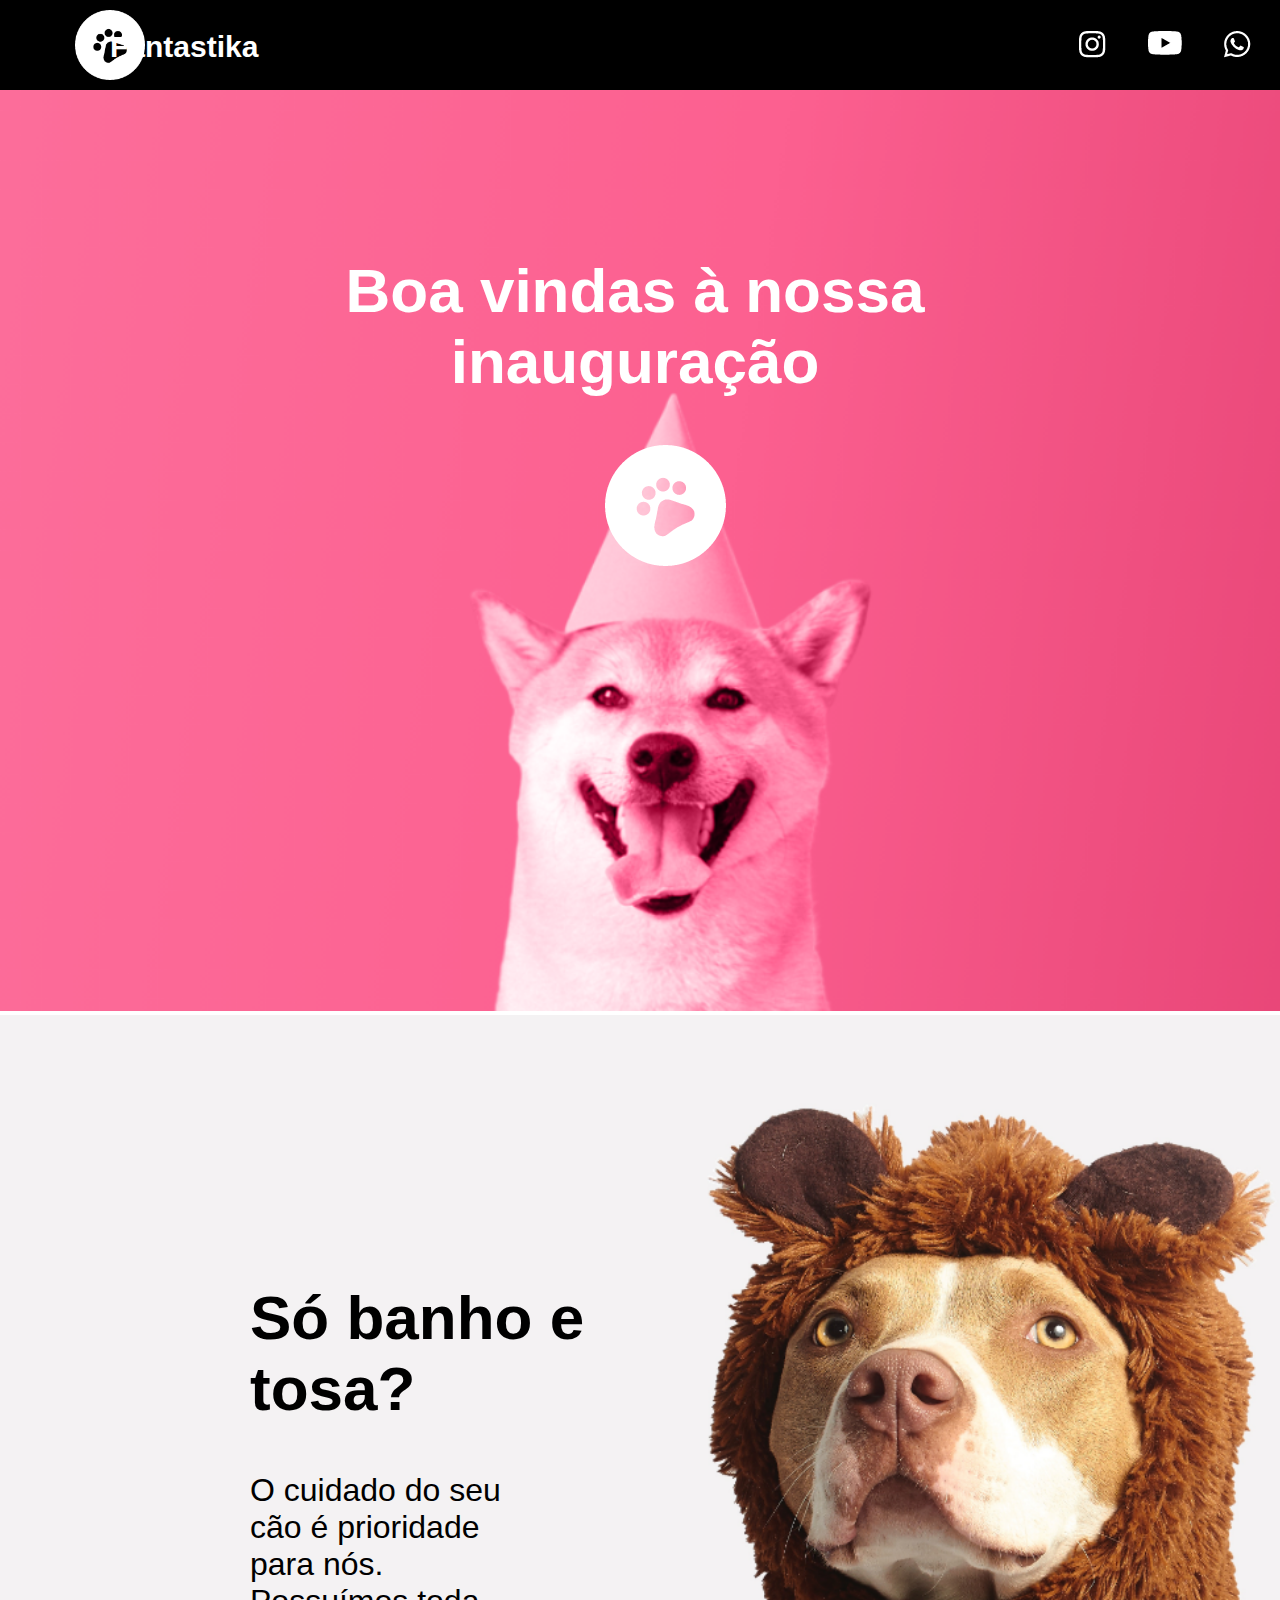
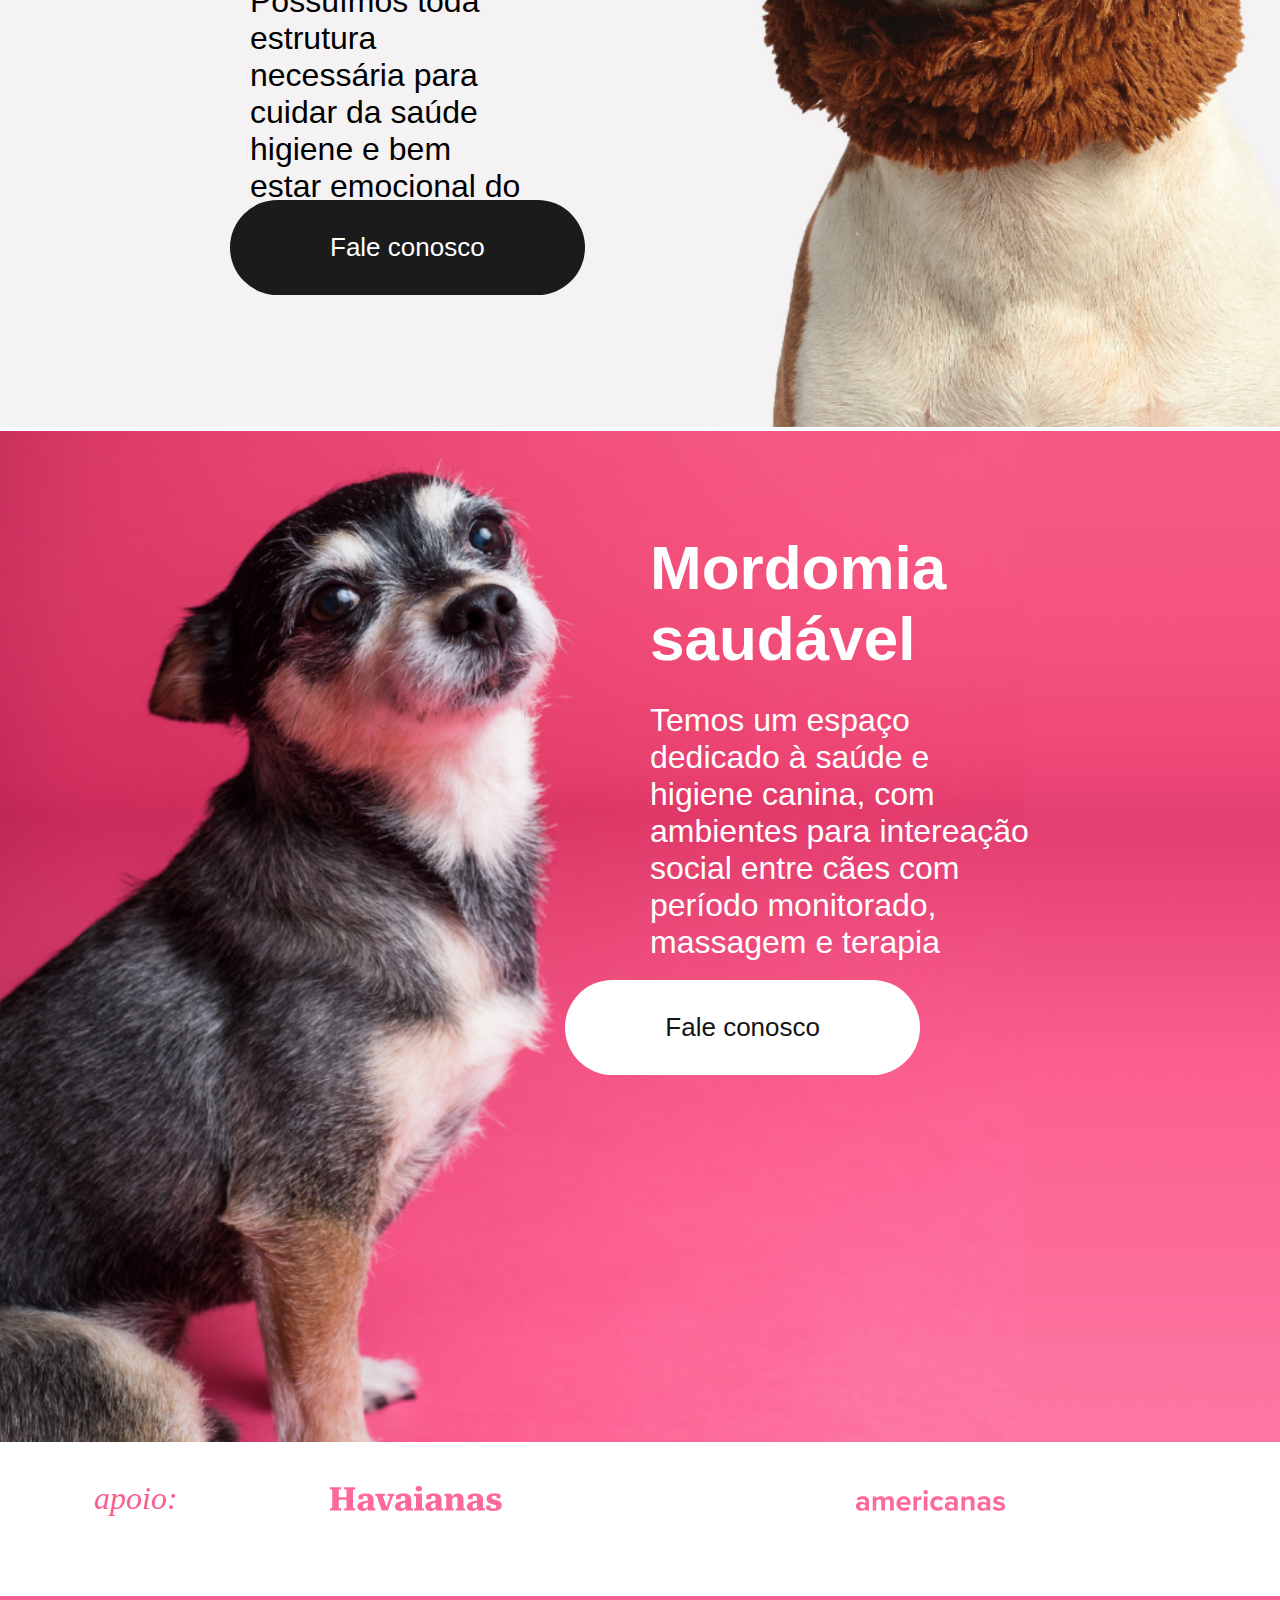
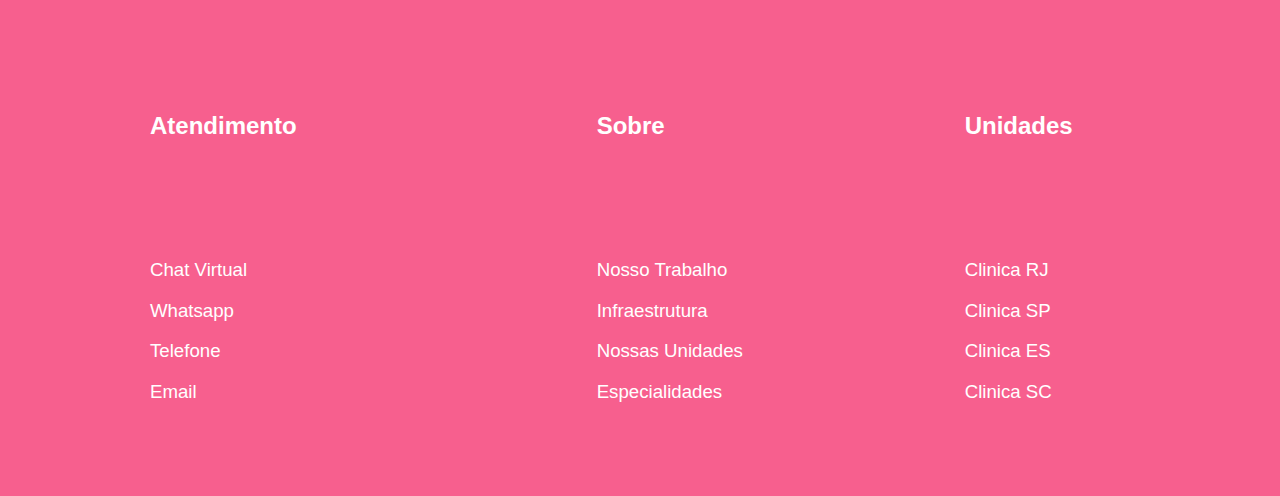
<file: Desafio Final/index.html>
<!DOCTYPE html>
<html lang="pt-BR">
  <head>
    <meta charset="UTF-8" />
    <meta name="viewport" content="wih1h=device-wih1h, initial-scale=1.0, max-scale=1.0">
    <meta http-equiv="X-UA-CBRSpatible" content="ie=edge" />
    <link rel="stylesheet" type="text/css" href="petshop.css" media="screen" />
    <title>Fantastika 🐾</title>
  </head>
  <body>
    <div class="container">
    <div class="menu">
    <nav id="menu">  
      <div class="pata">
        <img class="imgpata" src="imagens/pata.png" alt="Pata de cachorro preta e branca"/>
        </div>
        <div>
        <h1 class="text1">Fantastika</h1>
      </div> 
      <div>
          <img class="img1" src="imagens/insta.png" alt="Logo instagram"/>
      </div>
          <div>
          <img class="img2" src="imagens/yt.png" alt="Logo Youtube"/>
          </div>
          <div>
          <img class="img3" src="imagens/zap.png" alt="Logo whatsapp"/>
          </div>
    </nav>
    </div>
         <section>
        <div>
          <img class="img" src="imagens/cachorro.png" alt="cachorro rosa"/>
        </div>
        <div>
        <h1 class="text2">Boa vindas à nossa inauguração</h1>
        <img class="imgpata2" src="imagens/pata.png" alt="Pata de cachorro preta e branca"/>
      </div>
      </section>
      <section>
        <div>
          <img class="img" src="imagens/cao2.png" alt="cachorro leão"/>
        </div>
        <div>
        <h1 class="text3">Só banho e tosa?</h1>
        <p class="paragrafo1">O cuidado do seu cão é prioridade para nós. Possuímos toda estrutura
           necessária para cuidar da saúde higiene e bem estar emocional do seu pet.</p>
        <button type="button" class="btn1">Fale conosco</button>
      </div>
      </section>
      <section>
        <div>
          <img class="img" src="imagens/cao3.png" alt="cachorro"/>
        </div>
        <div>
        <h1 class="text4">Mordomia saudável</h1>
        <p class="paragrafo2">Temos um espaço dedicado à saúde e higiene canina, com ambientes para
           intereação social entre cães com período monitorado, massagem e terapia</p>
        <button type="button" class="btn2">Fale conosco</button>
      </div>
      </section>
      <section>
        <div class="propaganda">
          <p class="name">apoio:</p>
        <img class="imgpropaganda1" src="imagens/havaianas.png" alt="Logo havaianas"/></li>
        <img class="imgpropaganda2" src="imagens/americanas.png" alt="Logo americanas"/></li>
        </div>
      </section>
    <footer>
     <div>
        <h1 class="titulo">Atendimento</h1>
          <p class="sub">Chat Virtual</p>
          <p class="sub">Whatsapp</p>
          <p class="sub">Telefone</p>
          <p class="sub">Email</p>
       
      </div>
      <div>
         <h1 class="titulo">Sobre</h1>
          <p class="sub">Nosso Trabalho</p>
          <p class="sub">Infraestrutura</p>
          <p class="sub">Nossas Unidades</p>
          <p class="sub">Especialidades</p>
        
      </div>
      <div>
       
          <h1 class="titulo">Unidades</h1>
          <p class="sub">Clinica RJ</p>
          <p class="sub">Clinica SP</p>
          <p class="sub">Clinica ES</p>
          <p class="sub">Clinica SC</p>
        
      </div>
       </footer>
     </div>
  </body>
</html>
</file>
<file: Desafio Final/petshop.css>
html, body {
	margin: 0;
 
}

nav { 
    
    list-style:none;
    padding: 10px 75px; 
    display: inline-flex; 
    background-color:black;
    text-decoration: none; 
    font-size: 16pt;
    font-family: Arial, Helvetica, sans-serif;
    width: 1198px; 
    height: 70px;
    
  }
  .img1{
    display: inline-flex;
    margin: 1px; 
    padding:  20px 20px;      
  }
  .img2{
    display: inline-flex;
    margin: 1px; 
    padding: 20px 20px;     
  }
  .img3{
    display: inline-flex;
    margin: 1px; 
    padding:  20px 20px;  ;    
  }
  .pata{
    display: inline-flex;
    margin-right: -35px;    
        
 }  
  .text1 {
    margin-right: 800px;
    font-size: 30px;
    font-weight: bold;
    font-family: Arial, Helvetica, sans-serif;
    color: white;
    display: flexbox;    
    margin-top: 20px;
  
       
 }

  .text2 {
    text-align: center;
    font-family: Arial, Helvetica, sans-serif;
    color: white;
    padding: 40px 15px;
    position: absolute;
    font-size: 62px;
    right: 10px;
    top: -110px;
    margin: 325px;
    
    
  }
  .text3 {
    text-align: left;
    font-family: Arial, Helvetica, sans-serif;
    color: black;
    padding: 40px 250px;
    position: absolute;
    font-size: 62px;
    top: 1200px;
    right: 400px;
     
  } 

  .paragrafo1{
    text-align: left;
    font-family: Arial, Helvetica, sans-serif;
    color: black;
    padding: 40px 250px;
    position: absolute;
    font-size: 32px;
    top: 1400px;
    right: 500px;
   
}

  .btn1 {
    background-color: rgb(27, 27, 27); 
    border: none;
    color: white;
    padding: 32px 100px;
    text-align: center;
    text-decoration: none;
    position: absolute;
    font-size:26px;
    top: 1800px;
    left: 230px;
    border-radius: 60px;
    cursor: pointer;
  }
  .btn1:hover {
    background-color: rgb(77, 75, 77);
    border: none;
    color: white;
    padding: 32px 100px;
    text-align: center;
    text-decoration: none;
    position: absolute;
    font-size:26px;
    top: 1800px;
    left: 230px;
    border-radius: 60px;
    cursor: pointer;
  }
  .text4 {
    text-align: left;
    font-family: Arial, Helvetica, sans-serif;
    color: white;
    padding: 40px 250px;
    position: absolute;
    font-size: 62px;
    top: 2050px;
    left: 400px;
     
  } 
  .paragrafo2{
    text-align: left;
    font-family: Arial, Helvetica, sans-serif;
    color: white;
    padding: 40px 250px;
    position: absolute;
    font-size: 32px;
    top: 2230px;
    left: 400px;
     
   
}
  .btn2 {
    background-color: rgb(255, 255, 255); 
    border: none;
    color: rgb(20, 20, 20);
    padding: 32px 100px;
    text-align: center;
    text-decoration: none;
    position: absolute;
    font-size:26px;
    top: 2580px;
    right: 360px;
    border-radius: 60px;
    cursor: pointer;
  }
  .btn2:hover {
    background-color: rgb(230, 224, 224); 
    border: none;
    color: rgb(20, 20, 20);
    padding: 32px 100px;
    text-align: center;
    text-decoration: none;
    position: absolute;
    font-size:26px;
    top: 2580px;
    right: 360px;
    border-radius: 60px;
    cursor: pointer;
  }
  .img  { 
    width: 1349px; 
   
  }
  .imgpata2{
    position: absolute;
    font-size: 32px;
    left: 280px;
    top: 120px;
    margin: 325px;
  }
  .propaganda{
    width: 1175px; 
    height: 150px;
  }
  .name {
    text-align: left;
    font-family: times, Helvetica, sans-serif;
    font-style: italic;
    color: #f75f8e;
    padding: 40px 1px;
    position: absolute;
    font-size: 32px;
    top: 3030px;
    right: 0;
    display: inline-flex;
    margin: 10px; 
    width: 1175px; 
    height: 70px;   
     
  } 
  .imgpropaganda1{
    display: inline-flex;
    left: 3000px;
    margin: 20px; 
    padding: 20px 310px;
     
  }
  .imgpropaganda2{
    display: inline-flex;
    margin: 10px; 
    padding: 30px 10px;  
    
  }
 footer {  
  background-color:#f75f8e;
  width: 1349px; 
  height: 500px; 
  display: flex;
}
.titulo{
  font-size: 18pt;
  font-family: Arial, Helvetica, sans-serif;
  color: white;
  display: flex;
  padding: 100px 150px;;  
}
.sub{
  font-size: 14pt;
  font-family: Arial, Helvetica, sans-serif;
  color: white;
  display: flexbox; 
  margin-left: 150px;
  display: flex;
}
</file>
